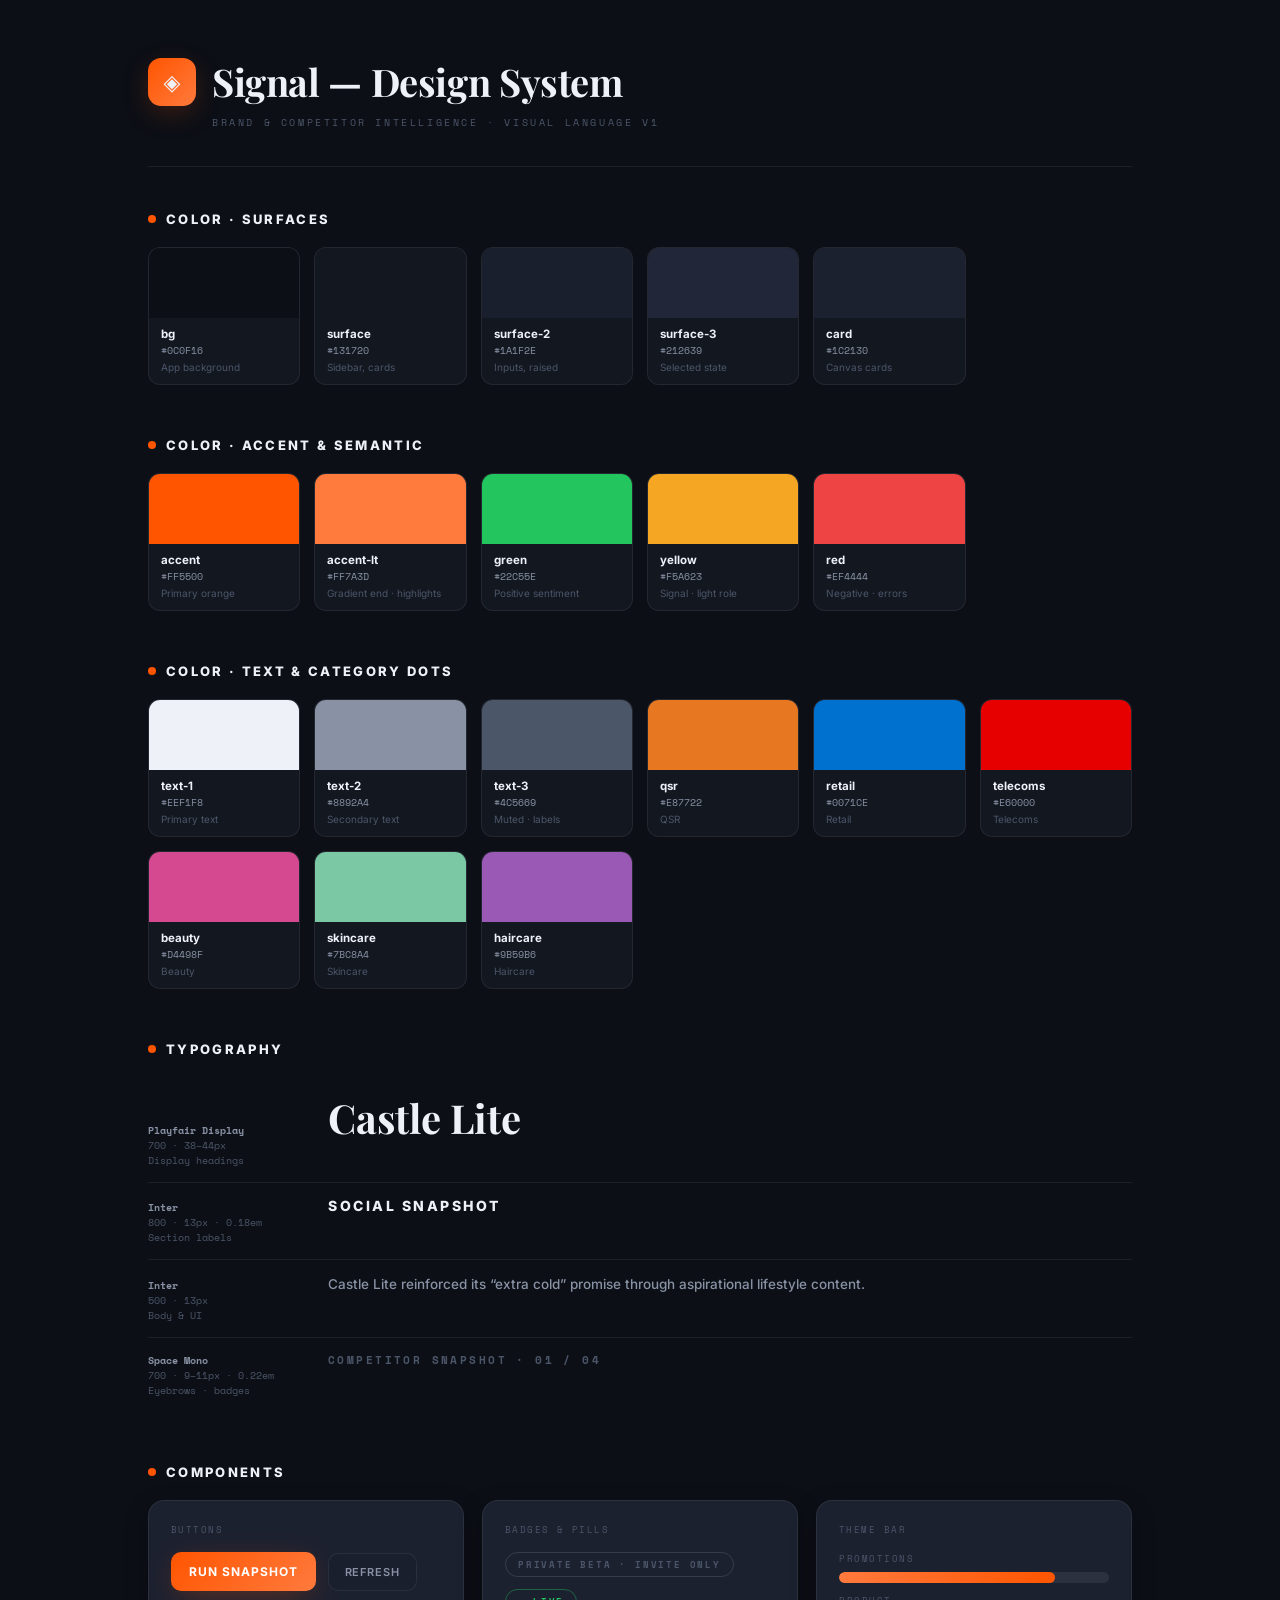
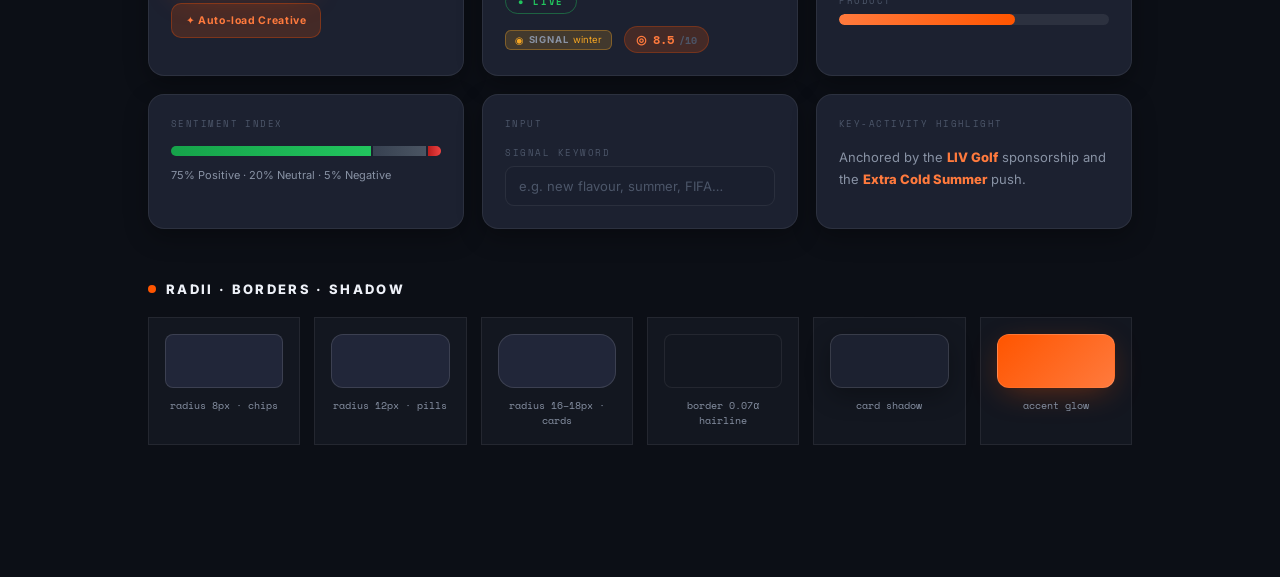
<file: signal-styleguide.html>
<!DOCTYPE html>
<html lang="en">
<head>
<meta charset="UTF-8" />
<meta name="viewport" content="width=device-width, initial-scale=1.0" />
<title>Signal — Design System</title>
<link rel="preconnect" href="https://fonts.googleapis.com" />
<link rel="preconnect" href="https://fonts.gstatic.com" crossorigin />
<link href="https://fonts.googleapis.com/css2?family=Playfair+Display:wght@600;700;800&family=Inter:wght@400;500;600;700;800;900&family=Space+Mono:wght@400;700&display=swap" rel="stylesheet" />
<style>
  :root {
    --bg:#0C0F16; --surface:#131720; --surface-2:#1A1F2E; --surface-3:#212639;
    --card:#1C2130; --border:rgba(255,255,255,0.07); --border-2:rgba(255,255,255,0.12);
    --accent:#FF5500; --accent-lt:#FF7A3D; --accent-dim:rgba(255,85,0,0.18);
    --green:#22C55E; --yellow:#F5A623; --red:#EF4444;
    --text-1:#EEF1F8; --text-2:#8892A4; --text-3:#4C5669;
    --serif:'Playfair Display',Georgia,serif; --sans:'Inter',system-ui,sans-serif; --mono:'Space Mono',ui-monospace,monospace;
    --sh-accent:0 8px 32px -8px rgba(255,85,0,0.4);
  }
  * { box-sizing:border-box; }
  body { margin:0; background:var(--bg); color:var(--text-1); font-family:var(--sans); -webkit-font-smoothing:antialiased; }
  .wrap { max-width:1080px; margin:0 auto; padding:56px 48px 80px; }

  /* header */
  .gs-head { display:flex; align-items:center; gap:16px; margin-bottom:8px; }
  .gs-mark { width:48px; height:48px; border-radius:13px; background:linear-gradient(135deg,var(--accent),var(--accent-lt)); display:flex; align-items:center; justify-content:center; font-size:22px; box-shadow:var(--sh-accent); }
  .gs-title { font-family:var(--serif); font-weight:700; font-size:38px; letter-spacing:-0.01em; }
  .gs-sub { font-family:var(--mono); font-size:10px; letter-spacing:0.26em; text-transform:uppercase; color:var(--text-3); margin:0 0 0 64px; }
  .gs-rule { height:1px; background:var(--border); margin:36px 0 44px; }

  /* section */
  .sec { margin-bottom:52px; }
  .sec-eyebrow { display:flex; align-items:center; gap:10px; margin-bottom:20px; }
  .sec-eyebrow .dot { width:8px; height:8px; border-radius:50%; background:var(--accent); }
  .sec-eyebrow .lbl { font-family:var(--sans); font-size:13px; font-weight:800; letter-spacing:0.18em; text-transform:uppercase; color:var(--text-1); }

  /* swatches */
  .swatch-grid { display:grid; grid-template-columns:repeat(auto-fill,minmax(150px,1fr)); gap:14px; }
  .swatch { border-radius:12px; border:1px solid var(--border); overflow:hidden; background:var(--surface); }
  .swatch .chip { height:70px; }
  .swatch .meta { padding:9px 12px 11px; }
  .swatch .name { font-size:11.5px; font-weight:700; color:var(--text-1); }
  .swatch .hex { font-family:var(--mono); font-size:10px; color:var(--text-2); margin-top:2px; text-transform:uppercase; }
  .swatch .role { font-size:10px; color:var(--text-3); margin-top:3px; }

  /* type scale */
  .type-row { display:flex; align-items:baseline; gap:20px; padding:14px 0; border-bottom:1px solid var(--border); }
  .type-row:last-child { border-bottom:none; }
  .type-spec { font-family:var(--mono); font-size:10px; color:var(--text-3); width:160px; flex-shrink:0; line-height:1.5; }
  .type-spec b { color:var(--text-2); font-weight:700; }

  /* component cards */
  .demo-grid { display:grid; grid-template-columns:repeat(auto-fit,minmax(300px,1fr)); gap:18px; }
  .demo { background:var(--card); border:1px solid var(--border); border-radius:16px; padding:22px; box-shadow:0 8px 24px rgba(0,0,0,0.3); }
  .demo-cap { font-family:var(--mono); font-size:9px; letter-spacing:0.16em; text-transform:uppercase; color:var(--text-3); margin-bottom:16px; }

  .btn-primary { padding:12px 18px; border:none; border-radius:10px; background:linear-gradient(135deg,var(--accent),var(--accent-lt)); color:#fff; font-family:var(--sans); font-size:12px; font-weight:700; letter-spacing:0.08em; text-transform:uppercase; box-shadow:var(--sh-accent); cursor:default; }
  .btn-ghost { padding:11px 16px; border:1px solid var(--border); border-radius:10px; background:var(--surface-2); color:var(--text-2); font-family:var(--sans); font-size:11px; font-weight:600; letter-spacing:0.08em; text-transform:uppercase; cursor:default; }
  .btn-accent-soft { padding:10px 14px; border:1px solid rgba(255,85,0,0.3); border-radius:10px; background:var(--accent-dim); color:var(--accent-lt); font-family:var(--sans); font-size:10.5px; font-weight:700; letter-spacing:0.06em; cursor:default; }

  .badge { display:inline-block; padding:5px 12px; border:1px solid var(--border-2); border-radius:20px; font-family:var(--mono); font-size:9px; font-weight:700; letter-spacing:0.2em; text-transform:uppercase; color:var(--text-3); }
  .badge-live { border-color:rgba(34,197,94,0.4); color:var(--green); }
  .badge-signal { display:inline-flex; align-items:center; gap:5px; background:var(--yellow-dim,rgba(245,166,35,0.18)); border:1px solid rgba(245,166,35,0.35); border-radius:6px; padding:3px 9px; }
  .badge-signal .d { color:var(--yellow); font-size:10px; }
  .badge-signal .t { font-size:9.5px; font-weight:700; letter-spacing:0.08em; text-transform:uppercase; color:var(--text-2); }
  .badge-signal .k { font-size:9.5px; color:var(--yellow); }
  .score { display:inline-flex; align-items:center; gap:5px; padding:4px 11px; border-radius:20px; background:var(--accent-dim); border:1px solid rgba(255,85,0,0.25); font-family:var(--mono); font-size:12px; font-weight:700; color:var(--accent-lt); }
  .score .dm { color:var(--text-3); font-size:9.5px; }

  .bar-track { height:11px; border-radius:999px; background:rgba(255,255,255,0.07); overflow:hidden; margin-bottom:11px; }
  .bar-fill { height:100%; border-radius:999px; background:linear-gradient(90deg,var(--accent-lt),var(--accent)); }
  .sent-bar { display:flex; height:10px; border-radius:999px; overflow:hidden; gap:2px; }
  .sent-bar i { display:block; }
  .sent-pos { background:linear-gradient(90deg,#16a34a,#22c55e); }
  .sent-neu { background:linear-gradient(90deg,#374151,#4b5563); }
  .sent-neg { background:linear-gradient(90deg,#b91c1c,#ef4444); }

  .inp { width:100%; padding:11px 13px; border-radius:9px; border:1px solid var(--border); background:var(--surface-2); color:var(--text-1); font-family:var(--sans); font-size:13px; }
  .inp::placeholder { color:var(--text-3); }
  .hi { color:var(--accent-lt); font-weight:800; }

  .row { display:flex; flex-wrap:wrap; gap:12px; align-items:center; }
  .label-demo { font-family:var(--mono); font-size:8.5px; letter-spacing:0.18em; text-transform:uppercase; color:var(--text-3); margin-bottom:7px; }

  /* radii + shadow */
  .tok-grid { display:grid; grid-template-columns:repeat(auto-fit,minmax(140px,1fr)); gap:14px; }
  .tok { background:var(--surface); border:1px solid var(--border); padding:16px; text-align:center; }
  .tok .box { height:54px; background:var(--surface-3); border:1px solid var(--border-2); margin-bottom:10px; }
  .tok .n { font-family:var(--mono); font-size:10px; color:var(--text-2); }
</style>
</head>
<body>
<div class="wrap">

  <div class="gs-head">
    <div class="gs-mark">◈</div>
    <div class="gs-title">Signal — Design System</div>
  </div>
  <div class="gs-sub">Brand &amp; Competitor Intelligence · Visual Language v1</div>
  <div class="gs-rule"></div>

  <!-- COLOR -->
  <div class="sec">
    <div class="sec-eyebrow"><span class="dot"></span><span class="lbl">Color · Surfaces</span></div>
    <div class="swatch-grid">
      <div class="swatch"><div class="chip" style="background:#0C0F16"></div><div class="meta"><div class="name">bg</div><div class="hex">#0C0F16</div><div class="role">App background</div></div></div>
      <div class="swatch"><div class="chip" style="background:#131720"></div><div class="meta"><div class="name">surface</div><div class="hex">#131720</div><div class="role">Sidebar, cards</div></div></div>
      <div class="swatch"><div class="chip" style="background:#1A1F2E"></div><div class="meta"><div class="name">surface-2</div><div class="hex">#1A1F2E</div><div class="role">Inputs, raised</div></div></div>
      <div class="swatch"><div class="chip" style="background:#212639"></div><div class="meta"><div class="name">surface-3</div><div class="hex">#212639</div><div class="role">Selected state</div></div></div>
      <div class="swatch"><div class="chip" style="background:#1C2130"></div><div class="meta"><div class="name">card</div><div class="hex">#1C2130</div><div class="role">Canvas cards</div></div></div>
    </div>
  </div>

  <div class="sec">
    <div class="sec-eyebrow"><span class="dot"></span><span class="lbl">Color · Accent &amp; Semantic</span></div>
    <div class="swatch-grid">
      <div class="swatch"><div class="chip" style="background:#FF5500"></div><div class="meta"><div class="name">accent</div><div class="hex">#FF5500</div><div class="role">Primary orange</div></div></div>
      <div class="swatch"><div class="chip" style="background:#FF7A3D"></div><div class="meta"><div class="name">accent-lt</div><div class="hex">#FF7A3D</div><div class="role">Gradient end · highlights</div></div></div>
      <div class="swatch"><div class="chip" style="background:#22C55E"></div><div class="meta"><div class="name">green</div><div class="hex">#22C55E</div><div class="role">Positive sentiment</div></div></div>
      <div class="swatch"><div class="chip" style="background:#F5A623"></div><div class="meta"><div class="name">yellow</div><div class="hex">#F5A623</div><div class="role">Signal · light role</div></div></div>
      <div class="swatch"><div class="chip" style="background:#EF4444"></div><div class="meta"><div class="name">red</div><div class="hex">#EF4444</div><div class="role">Negative · errors</div></div></div>
    </div>
  </div>

  <div class="sec">
    <div class="sec-eyebrow"><span class="dot"></span><span class="lbl">Color · Text &amp; Category dots</span></div>
    <div class="swatch-grid">
      <div class="swatch"><div class="chip" style="background:#EEF1F8"></div><div class="meta"><div class="name">text-1</div><div class="hex">#EEF1F8</div><div class="role">Primary text</div></div></div>
      <div class="swatch"><div class="chip" style="background:#8892A4"></div><div class="meta"><div class="name">text-2</div><div class="hex">#8892A4</div><div class="role">Secondary text</div></div></div>
      <div class="swatch"><div class="chip" style="background:#4C5669"></div><div class="meta"><div class="name">text-3</div><div class="hex">#4C5669</div><div class="role">Muted · labels</div></div></div>
      <div class="swatch"><div class="chip" style="background:#E87722"></div><div class="meta"><div class="name">qsr</div><div class="hex">#E87722</div><div class="role">QSR</div></div></div>
      <div class="swatch"><div class="chip" style="background:#0071CE"></div><div class="meta"><div class="name">retail</div><div class="hex">#0071CE</div><div class="role">Retail</div></div></div>
      <div class="swatch"><div class="chip" style="background:#E60000"></div><div class="meta"><div class="name">telecoms</div><div class="hex">#E60000</div><div class="role">Telecoms</div></div></div>
      <div class="swatch"><div class="chip" style="background:#D4498F"></div><div class="meta"><div class="name">beauty</div><div class="hex">#D4498F</div><div class="role">Beauty</div></div></div>
      <div class="swatch"><div class="chip" style="background:#7BC8A4"></div><div class="meta"><div class="name">skincare</div><div class="hex">#7BC8A4</div><div class="role">Skincare</div></div></div>
      <div class="swatch"><div class="chip" style="background:#9B59B6"></div><div class="meta"><div class="name">haircare</div><div class="hex">#9B59B6</div><div class="role">Haircare</div></div></div>
    </div>
  </div>

  <!-- TYPOGRAPHY -->
  <div class="sec">
    <div class="sec-eyebrow"><span class="dot"></span><span class="lbl">Typography</span></div>
    <div class="type-row">
      <div class="type-spec"><b>Playfair Display</b><br/>700 · 38–44px<br/>Display headings</div>
      <div style="font-family:var(--serif); font-weight:700; font-size:40px; color:var(--text-1);">Castle Lite</div>
    </div>
    <div class="type-row">
      <div class="type-spec"><b>Inter</b><br/>800 · 13px · 0.18em<br/>Section labels</div>
      <div style="font-family:var(--sans); font-weight:800; font-size:14px; letter-spacing:0.18em; text-transform:uppercase; color:var(--text-1);">Social Snapshot</div>
    </div>
    <div class="type-row">
      <div class="type-spec"><b>Inter</b><br/>500 · 13px<br/>Body &amp; UI</div>
      <div style="font-family:var(--sans); font-weight:500; font-size:13.5px; color:var(--text-2); line-height:1.6;">Castle Lite reinforced its “extra cold” promise through aspirational lifestyle content.</div>
    </div>
    <div class="type-row">
      <div class="type-spec"><b>Space Mono</b><br/>700 · 9–11px · 0.22em<br/>Eyebrows · badges</div>
      <div style="font-family:var(--mono); font-weight:700; font-size:11px; letter-spacing:0.22em; text-transform:uppercase; color:var(--text-3);">Competitor Snapshot · 01 / 04</div>
    </div>
  </div>

  <!-- COMPONENTS -->
  <div class="sec">
    <div class="sec-eyebrow"><span class="dot"></span><span class="lbl">Components</span></div>
    <div class="demo-grid">

      <div class="demo">
        <div class="demo-cap">Buttons</div>
        <div class="row">
          <button class="btn-primary">Run Snapshot</button>
          <button class="btn-ghost">Refresh</button>
          <button class="btn-accent-soft">✦ Auto-load Creative</button>
        </div>
      </div>

      <div class="demo">
        <div class="demo-cap">Badges &amp; pills</div>
        <div class="row">
          <span class="badge">Private Beta · Invite Only</span>
          <span class="badge badge-live">● Live</span>
        </div>
        <div class="row" style="margin-top:12px;">
          <span class="badge-signal"><span class="d">◉</span><span class="t">Signal</span><span class="k">winter</span></span>
          <span class="score">◎ 8.5<span class="dm">/10</span></span>
        </div>
      </div>

      <div class="demo">
        <div class="demo-cap">Theme bar</div>
        <div class="label-demo">Promotions</div>
        <div class="bar-track"><div class="bar-fill" style="width:80%"></div></div>
        <div class="label-demo">Product</div>
        <div class="bar-track"><div class="bar-fill" style="width:65%"></div></div>
      </div>

      <div class="demo">
        <div class="demo-cap">Sentiment index</div>
        <div class="sent-bar">
          <i class="sent-pos" style="width:75%"></i>
          <i class="sent-neu" style="width:20%"></i>
          <i class="sent-neg" style="width:5%"></i>
        </div>
        <div style="margin-top:12px; font-size:11px; color:var(--text-2);">75% Positive · 20% Neutral · 5% Negative</div>
      </div>

      <div class="demo">
        <div class="demo-cap">Input</div>
        <div class="label-demo">Signal Keyword</div>
        <input class="inp" placeholder="e.g. new flavour, summer, FIFA…" />
      </div>

      <div class="demo">
        <div class="demo-cap">Key-activity highlight</div>
        <div style="font-size:13px; line-height:1.7; color:var(--text-2);">Anchored by the <span class="hi">LIV Golf</span> sponsorship and the <span class="hi">Extra Cold Summer</span> push.</div>
      </div>

    </div>
  </div>

  <!-- TOKENS -->
  <div class="sec">
    <div class="sec-eyebrow"><span class="dot"></span><span class="lbl">Radii · Borders · Shadow</span></div>
    <div class="tok-grid">
      <div class="tok"><div class="box" style="border-radius:8px"></div><div class="n">radius 8px · chips</div></div>
      <div class="tok"><div class="box" style="border-radius:12px"></div><div class="n">radius 12px · pills</div></div>
      <div class="tok"><div class="box" style="border-radius:16px"></div><div class="n">radius 16–18px · cards</div></div>
      <div class="tok"><div class="box" style="border:1px solid rgba(255,255,255,0.07); border-radius:8px; background:var(--surface)"></div><div class="n">border 0.07α hairline</div></div>
      <div class="tok"><div class="box" style="border-radius:12px; box-shadow:0 8px 24px rgba(0,0,0,0.3); background:var(--card)"></div><div class="n">card shadow</div></div>
      <div class="tok"><div class="box" style="border-radius:12px; background:linear-gradient(135deg,#FF5500,#FF7A3D); box-shadow:0 8px 32px -8px rgba(255,85,0,0.4)"></div><div class="n">accent glow</div></div>
    </div>
  </div>

</div>
</body>
</html>
</file>
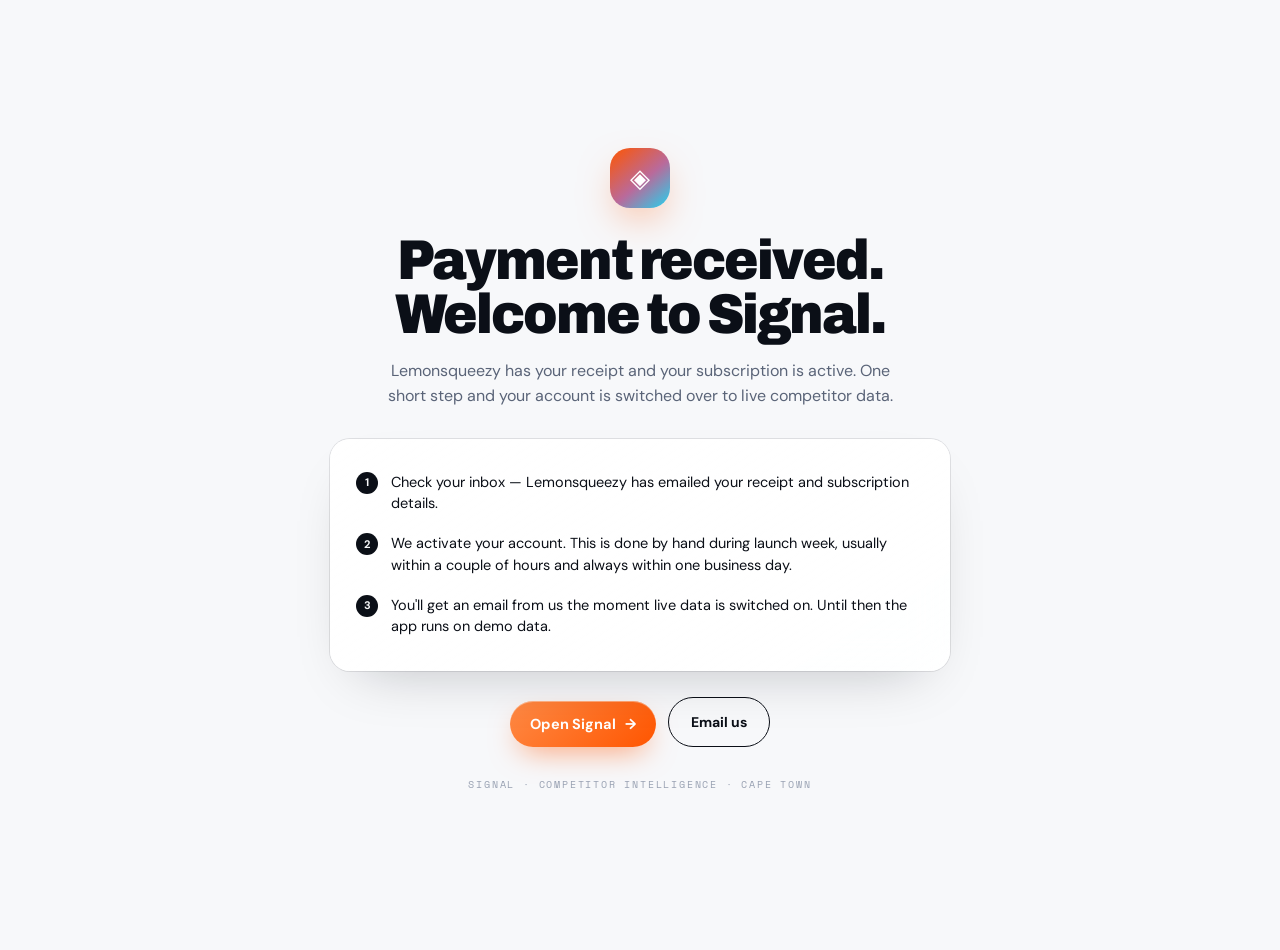
<file: success.html>
<!DOCTYPE html>
<html lang="en">
<head>
<meta charset="UTF-8" />
<meta name="viewport" content="width=device-width, initial-scale=1.0" />
<title>Signal — You're in</title>
<meta name="robots" content="noindex" />

<link rel="preconnect" href="https://fonts.googleapis.com" />
<link rel="preconnect" href="https://fonts.gstatic.com" crossorigin />
<link href="https://fonts.googleapis.com/css2?family=Archivo:wdth,wght@62..125,100..900&family=Playfair+Display:wght@600;700;800&family=DM+Sans:opsz,wght@9..40,400;9..40,500;9..40,600;9..40,700;9..40,800&family=Space+Mono:wght@400;700&display=swap" rel="stylesheet" />
<link rel="stylesheet" href="cs-liquid.css?v=20260728a" />
<link rel="stylesheet" href="cs-pricing.css?v=20260728a" />
<style>
  html, body { margin: 0; padding: 0; background: #05070C; }
  /* :root as well as body — html paints the canvas when it has its own
     background, so overriding body alone left a dark band below this page's
     short content in light mode. */
  :root[data-theme="light"], :root[data-theme="light"] body { background: #F7F8FA; }
  * { box-sizing: border-box; }
  .sx-wrap { max-width: 620px; margin: 0 auto; text-align: center; padding: clamp(60px,12vh,120px) 0; }
  .sx-mark {
    width: 60px; height: 60px; border-radius: 20px; margin: 0 auto 26px;
    display: grid; place-items: center; font-size: 26px; color: #fff;
    background: linear-gradient(140deg, var(--pr-human), #B96A9B 55%, var(--pr-machine));
    box-shadow: 0 16px 40px -12px rgba(255,85,0,.55);
  }
  .sx-title {
    font-family: 'Archivo', sans-serif; font-variation-settings: 'wdth' 92, 'wght' 900;
    font-size: clamp(32px,6vw,56px); letter-spacing: -.035em; line-height: .96; margin: 0 0 16px;
  }
  .sx-sub { color: var(--pr-dim); font-size: 16px; line-height: 1.6; margin: 0 auto 30px; max-width: 46ch; }
  .sx-card {
    text-align: left; border-radius: 20px; padding: 24px 26px; margin: 0 0 26px;
    backdrop-filter: blur(20px) saturate(150%); -webkit-backdrop-filter: blur(20px) saturate(150%);
    position: relative; isolation: isolate; overflow: hidden;
  }
  .sx-card > * { position: relative; z-index: 2; }
  .sx-card > .refract, .sx-card > .sheen { z-index: 0; }
  .sx-step { display: flex; gap: 13px; align-items: flex-start; padding: 9px 0; font-size: 14.5px; line-height: 1.5; }
  .sx-n {
    flex: none; width: 22px; height: 22px; border-radius: 50%;
    display: grid; place-items: center; font-size: 11px; font-weight: 700;
    background: var(--pr-ink); color: var(--pr-bg);
  }
  .sx-actions { display: flex; gap: 12px; justify-content: center; flex-wrap: wrap; }
  .sx-note {
    margin-top: 30px; font-family: 'Space Mono', monospace; font-size: 10px;
    letter-spacing: .18em; text-transform: uppercase; color: var(--pr-faint);
  }
</style>
</head>
<body>

<svg width="0" height="0" aria-hidden="true" focusable="false" style="position:absolute;pointer-events:none">
  <defs>
    <filter id="liquid-refract" x="-20%" y="-20%" width="140%" height="140%" color-interpolation-filters="sRGB">
      <feTurbulence type="fractalNoise" baseFrequency="0.011 0.016" numOctaves="2" seed="12" result="turb">
        <animate attributeName="baseFrequency" dur="24s" values="0.011 0.016;0.017 0.010;0.011 0.016" repeatCount="indefinite" />
      </feTurbulence>
      <feGaussianBlur in="turb" stdDeviation="3.2" result="soft" />
      <feDisplacementMap in="SourceGraphic" in2="soft" scale="9" xChannelSelector="R" yChannelSelector="G" />
    </filter>
  </defs>
</svg>

<script>
  (function () {
    try {
      var saved = localStorage.getItem('signal_theme');
      if (saved === 'light' || saved === 'dark') { document.documentElement.setAttribute('data-theme', saved); return; }
    } catch (e) {}
    if (window.matchMedia && window.matchMedia('(prefers-color-scheme: light)').matches) {
      document.documentElement.setAttribute('data-theme', 'light');
    }
  })();
</script>

<div class="pr-page">
  <div class="sx-wrap">
    <div class="sx-mark" aria-hidden="true">◈</div>
    <h1 class="sx-title">Payment received.<br />Welcome to Signal.</h1>
    <p class="sx-sub">
      Lemonsqueezy has your receipt and your subscription is active. One short step and
      your account is switched over to live competitor data.
    </p>

    <div class="sx-card liquid">
      <span class="refract"></span><span class="sheen"></span>
      <div class="sx-step"><span class="sx-n">1</span><span>Check your inbox — Lemonsqueezy has emailed your receipt and subscription details.</span></div>
      <div class="sx-step"><span class="sx-n">2</span><span>We activate your account. This is done by hand during launch week, usually within a couple of hours and always within one business day.</span></div>
      <div class="sx-step"><span class="sx-n">3</span><span>You'll get an email from us the moment live data is switched on. Until then the app runs on demo data.</span></div>
    </div>

    <div class="sx-actions">
      <a class="pr-buy pr-buy-hi" href="competitor-snapshot.html" style="text-decoration:none">
        Open Signal <span class="pr-arw" aria-hidden="true">→</span>
      </a>
      <a class="pr-demo-btn" href="mailto:hello@signal.build?subject=Signal%20subscription%20activation">
        Email us
      </a>
    </div>

    <p class="sx-note">Signal · Competitor Intelligence · Cape Town</p>
  </div>
</div>

<script>
  /* Mark this browser as having paid so the app stops nagging immediately.
     This is optimistic UX only — real access is granted server-side when the
     account is promoted, so setting it here cannot unlock anything on its own. */
  /* value must be the string "true" — getProStatus() in cs-data.jsx does an
     exact === "true" comparison, so "1" would silently never register */
  try { localStorage.setItem('signal_pro', 'true'); } catch (e) {}
</script>
</body>
</html>
</file>
<file: cs-liquid.css>
/* ============================================================
   SIGNAL — LIQUID / CONTACT LAYER
   ------------------------------------------------------------
   Loaded AFTER cs-styles.css and overrides it. Nothing in here
   touches the report, window, chart or export surfaces — those
   feed the PDF/PPTX engines and are deliberately left alone.

   Scope: the shell (sidebar, stage head, buttons, inputs,
   overlays) plus the idle stage as a hero moment.

   To roll the whole thing back, remove the one <link> in
   competitor-snapshot.html. No other file depends on this.
   ============================================================ */

:root {
  /* the machine side — the human side is the existing --accent */
  --machine:      #22D3EE;
  --machine-lt:   #8BEEFF;
  --machine-dim:  rgba(34,211,238,0.16);

  /* glass */
  --glass-hi:     rgba(255,255,255,0.28);
  --glass-edge:   rgba(255,255,255,0.08);
  --glass-tint:   rgba(255,255,255,0.028);

  /* display face — carries a width axis, which is what makes the
     thin/black headline split possible inside one family */
  --display: 'Archivo', var(--sans);

  --ease-out: cubic-bezier(.16,1,.3,1);
  --ease-io:  cubic-bezier(.65,0,.35,1);
}

/* ------------------------------------------------------------
   TYPE — display role only. Body/mono stay exactly as they were.
   ------------------------------------------------------------ */
.d-thin  { font-family: var(--display); font-variation-settings: 'wdth' 108, 'wght' 200; letter-spacing: -.02em; }
.d-black { font-family: var(--display); font-variation-settings: 'wdth' 92,  'wght' 900; letter-spacing: -.035em; }

/* the gradient that only ever means "contact" */
.contact-grad {
  background: linear-gradient(96deg, var(--accent-lt) 0%, var(--accent) 24%, #B96A9B 52%, var(--machine) 78%, var(--machine-lt) 100%);
  -webkit-background-clip: text; background-clip: text; color: transparent;
}

.sh-title {
  font-family: var(--display);
  font-variation-settings: 'wdth' 94, 'wght' 800;
  letter-spacing: -.035em;
}

/* ------------------------------------------------------------
   LIQUID GLASS
   Blur alone reads as plastic. Three ingredients: a refraction
   layer (real displacement where supported), a lit top edge,
   and a meniscus bead where the liquid pins to its rim.
   ------------------------------------------------------------ */
.sidebar {
  position: relative;
  background:
    linear-gradient(155deg, rgba(255,255,255,.055) 0%, rgba(255,255,255,.012) 46%, rgba(255,255,255,.038) 100%),
    rgba(14,18,28,.82);
  backdrop-filter: blur(24px) saturate(165%);
  -webkit-backdrop-filter: blur(24px) saturate(165%);
  border-right: 1px solid var(--glass-edge);
  box-shadow:
    inset -1px 0 0 rgba(255,255,255,.05),
    inset 0 1px 0 var(--glass-hi),
    18px 0 60px -30px rgba(0,0,0,.9);
}
/* the bright inner rim */
.sidebar::after {
  content:''; position: absolute; inset: 0; pointer-events: none;
  background: radial-gradient(90% 40% at 20% -4%, rgba(255,255,255,.09), transparent 60%);
}
.sidebar > * { position: relative; z-index: 1; }

.sb-footer {
  background: rgba(10,13,21,.55);
  backdrop-filter: blur(18px); -webkit-backdrop-filter: blur(18px);
  border-top: 1px solid var(--glass-edge);
}

/* ---- inputs pick up the same material ---- */
/* background-COLOR only — the shorthand would clear the inline SVG
   chevron that cs-styles.css sets via background-image on .sb-select */
.sb-input, .sb-select {
  background-color: rgba(255,255,255,.045);
  border: 1px solid var(--glass-edge);
  backdrop-filter: blur(12px); -webkit-backdrop-filter: blur(12px);
  box-shadow: inset 0 1px 0 rgba(255,255,255,.10);
  transition: border-color .3s, box-shadow .3s, background-color .3s;
}
.sb-input:focus, .sb-select:focus {
  background-color: rgba(255,255,255,.07);
  border-color: rgba(139,238,255,.45);
  box-shadow: inset 0 1px 0 rgba(255,255,255,.18), 0 0 0 3px var(--machine-dim);
  outline: none;
}

/* ---- the primary action, wet ---- */
.cta, .stage-msg .sm-btn {
  position: relative; overflow: hidden;
  box-shadow:
    inset 0 1px 0 rgba(255,255,255,.42),
    inset 0 -1px 0 rgba(0,0,0,.18),
    var(--sh-accent);
}
/* travelling specular sheen — the thing that reads as liquid */
.cta::after, .stage-msg .sm-btn::after {
  content:''; position: absolute; inset: -60% -30%; pointer-events: none;
  background: linear-gradient(72deg,
    transparent 32%, rgba(255,255,255,.10) 46%, rgba(255,255,255,.26) 50%,
    rgba(255,255,255,.08) 55%, transparent 68%);
  transform: translateX(-130%);
  animation: sg-sheen 7s var(--ease-io) infinite;
}
@keyframes sg-sheen { 0%,68% { transform: translateX(-130%); } 100% { transform: translateX(130%); } }
.cta:disabled::after, .sm-btn:disabled::after { display: none; }

/* ---- overlays float on the same material ---- */
.paywall-overlay, .meth-overlay {
  backdrop-filter: blur(18px) saturate(130%);
  -webkit-backdrop-filter: blur(18px) saturate(130%);
  background: rgba(5,7,12,.72);
}

/* ------------------------------------------------------------
   THE IDLE STAGE AS HERO
   The empty state is the first thing every session shows, so it
   carries the contact image rather than a glyph.
   ------------------------------------------------------------ */
.stage-msg.is-hero {
  position: relative;
  overflow: hidden;
  max-width: 860px;
  padding: 0 0 46px;
  border: 1px solid var(--glass-edge);
  border-radius: 26px;
  /* deliberately NOT backdrop-filtered: a filtered ancestor opens a
     stacking context and the clip's screen blend would be trapped
     inside it, leaving a black rectangle instead of floating hands */
  background:
    radial-gradient(120% 90% at 50% 34%, #0B1220 0%, var(--bg) 66%),
    var(--bg);
  box-shadow: inset 0 1px 0 var(--glass-hi), 0 34px 80px -30px rgba(0,0,0,.85);
}

/* Height is driven by the clip's own aspect, never fixed. A fixed
   height clipped the 16:9 frame top and bottom and put a hard
   horizontal edge across the card, defeating the feathered mask. */
.sm-stage {
  position: relative;
  display: grid; place-items: center;
  margin-bottom: -9%;
}

/* screen blend dissolves the clip's black ground into the card, so
   the hands float in the surface rather than sitting in a box */
/* sized for a tool, not a landing page — big enough to carry the
   idea, small enough that the copy and CTA stay above the fold */
.sm-hands {
  display: block;
  width: min(84%, 620px);
  margin-top: -2%;
  mix-blend-mode: screen;
  filter: contrast(1.5) brightness(.92) saturate(1.14);
  mask-image: radial-gradient(ellipse 66% 64% at 50% 48%, #000 32%, rgba(0,0,0,.5) 62%, transparent 84%);
  -webkit-mask-image: radial-gradient(ellipse 66% 64% at 50% 48%, #000 32%, rgba(0,0,0,.5) 62%, transparent 84%);
  pointer-events: none;
}

/* light pooling where the fingertips meet */
.sm-bloom {
  position: absolute; left: 46.5%; top: 45%;
  width: 34%; aspect-ratio: 1; transform: translate(-50%,-50%);
  pointer-events: none; mix-blend-mode: screen; filter: blur(26px);
  background: radial-gradient(circle, rgba(255,255,255,.15), rgba(139,238,255,.07) 40%, transparent 70%);
  animation: sm-bloom 5s var(--ease-io) infinite;
}
@keyframes sm-bloom {
  0%,100% { opacity:.35; transform: translate(-50%,-50%) scale(.92); }
  50%     { opacity:1;   transform: translate(-50%,-50%) scale(1.06); }
}

.stage-msg.is-hero .sm-copy { padding: 0 44px; }

.stage-msg.is-hero h2 {
  font-family: var(--display);
  font-size: clamp(26px, 3.4vw, 44px);
  line-height: .94;
  margin: 0 0 16px;
}
.stage-msg.is-hero h2 .l1 {
  display: block;
  font-variation-settings: 'wdth' 108, 'wght' 200;
  font-size: .5em; letter-spacing: -.02em; color: var(--text-2);
  margin-bottom: .16em;
}
.stage-msg.is-hero h2 .l2 {
  display: block;
  font-variation-settings: 'wdth' 92, 'wght' 900;
  letter-spacing: -.035em;
}
.stage-msg.is-hero p { max-width: 46ch; }
.stage-msg.is-hero .sm-meta { margin-top: 26px; }

/* reduced motion — resolve everything to its end state */
@media (prefers-reduced-motion: reduce) {
  .cta::after, .stage-msg .sm-btn::after,
  .sm-bloom { animation: none; }
  .sm-bloom { opacity: .6; transform: translate(-50%,-50%); }
}

@media (max-width: 720px) {
  .sm-stage { height: clamp(150px, 40vw, 210px); }
  .stage-msg.is-hero .sm-copy { padding: 0 22px; }
}
</file>
<file: cs-pricing.css>
/* ============================================================
   SIGNAL — PRICING PAGE
   ------------------------------------------------------------
   Loaded after cs-styles.css and cs-liquid.css. Reuses the
   liquid-glass material (.liquid / .refract / .sheen) so this
   page is the same system as the app, not a lookalike.

   THEME: the app is dark-only. This page carries its own light
   palette because a pricing page gets opened from search, in
   daylight, on someone else's laptop. It follows
   prefers-color-scheme and honours an explicit data-theme.
   Everything below is scoped to .pr-page so nothing here can
   reach the app or the export surfaces.
   ============================================================ */

.pr-page {
  /* dark is the default, matching the rest of Signal */
  --pr-bg:      #05070C;
  --pr-bg-2:    #0A0E17;
  --pr-ink:     #EDF1F7;
  --pr-dim:     #8A94A8;
  --pr-faint:   #4A5468;
  --pr-line:    rgba(255,255,255,0.09);
  --pr-glass:   rgba(255,255,255,0.03);
  --pr-glass-hi:rgba(255,255,255,0.28);
  --pr-human:   #FF5500;
  --pr-human-lt:#FF8A45;
  --pr-machine: #22D3EE;
  --pr-machine-lt:#8BEEFF;
  --pr-shadow:  0 30px 70px -28px rgba(0,0,0,.85);

  background: var(--pr-bg);
  color: var(--pr-ink);
  min-height: 100vh;
  font-family: 'DM Sans', 'Inter', system-ui, sans-serif;
  padding: clamp(18px, 4vw, 40px);
  transition: background .4s ease, color .4s ease;
}

/* light — used when the visitor prefers it, or toggles to it */
@media (prefers-color-scheme: light) {
  :root:not([data-theme="dark"]) .pr-page {
    --pr-bg:      #F7F8FA;
    --pr-bg-2:    #FFFFFF;
    --pr-ink:     #0B0F17;
    --pr-dim:     #5A6478;
    --pr-faint:   #98A1B2;
    --pr-line:    rgba(11,15,23,0.10);
    --pr-glass:   rgba(255,255,255,0.66);
    --pr-glass-hi:rgba(255,255,255,0.95);
    --pr-shadow:  0 24px 60px -30px rgba(11,15,23,.28);
  }
}
:root[data-theme="light"] .pr-page {
  --pr-bg:      #F7F8FA;
  --pr-bg-2:    #FFFFFF;
  --pr-ink:     #0B0F17;
  --pr-dim:     #5A6478;
  --pr-faint:   #98A1B2;
  --pr-line:    rgba(11,15,23,0.10);
  --pr-glass:   rgba(255,255,255,0.66);
  --pr-glass-hi:rgba(255,255,255,0.95);
  --pr-shadow:  0 24px 60px -30px rgba(11,15,23,.28);
}

/* the shared glass material, re-tuned per theme */
.pr-page .liquid {
  background:
    linear-gradient(148deg, rgba(255,255,255,.07) 0%, rgba(255,255,255,.015) 44%, rgba(255,255,255,.05) 100%),
    var(--pr-glass);
  box-shadow:
    inset 0 1px 0 var(--pr-glass-hi),
    0 0 0 1px var(--pr-line),
    var(--pr-shadow);
}
/* in light the glass is a bright frost rather than a dark pane */
@media (prefers-color-scheme: light) {
  :root:not([data-theme="dark"]) .pr-page .liquid {
    background: linear-gradient(148deg, rgba(255,255,255,.92), rgba(255,255,255,.64)), var(--pr-glass);
  }
}
:root[data-theme="light"] .pr-page .liquid {
  background: linear-gradient(148deg, rgba(255,255,255,.92), rgba(255,255,255,.64)), var(--pr-glass);
}

.pr-mono {
  font-family: 'Space Mono', ui-monospace, monospace;
  text-transform: uppercase; letter-spacing: .22em; font-size: 10px;
  color: var(--pr-faint);
}

/* ---- top bar ---- */
.pr-top {
  max-width: 1120px; margin: 0 auto clamp(28px,6vh,64px);
  display: flex; align-items: center; justify-content: space-between;
}
.pr-brand { display: inline-flex; align-items: center; gap: 10px; text-decoration: none; }
.pr-mark {
  display: grid; place-items: center; width: 26px; height: 34px; border-radius: 11px;
  background: linear-gradient(158deg, var(--pr-human-lt), var(--pr-human));
  color: #fff; font-size: 13px; box-shadow: 0 6px 18px -5px rgba(255,85,0,.6);
}
.pr-word { font-family: 'Playfair Display', Georgia, serif; font-weight: 700; font-size: 22px; color: var(--pr-ink); }

.pr-theme {
  width: 38px; height: 38px; border-radius: 999px; cursor: pointer;
  border: 1px solid var(--pr-line); background: var(--pr-glass); color: var(--pr-ink);
  font-size: 15px; display: grid; place-items: center;
  backdrop-filter: blur(14px); -webkit-backdrop-filter: blur(14px);
  transition: transform .3s cubic-bezier(.16,1,.3,1), border-color .3s;
}
.pr-theme:hover { transform: translateY(-2px); border-color: var(--pr-ink); }
.pr-theme:focus-visible { outline: 2px solid var(--pr-machine); outline-offset: 3px; }

/* ---- hero ---- */
.pr-hero { max-width: 780px; margin: 0 auto clamp(30px,6vh,56px); text-align: center; }
.pr-title {
  font-family: 'Archivo', 'DM Sans', sans-serif;
  font-size: clamp(32px, 6vw, 66px); line-height: .95; margin: 0 0 18px;
}
.pr-title .l1 {
  display: block; font-variation-settings: 'wdth' 108, 'wght' 200;
  font-size: .5em; letter-spacing: -.02em; color: var(--pr-dim); margin-bottom: .14em;
}
.pr-title .l2 { display: block; font-variation-settings: 'wdth' 92, 'wght' 900; letter-spacing: -.035em; }
.contact-grad {
  font-style: normal;
  background: linear-gradient(96deg, var(--pr-human-lt) 0%, var(--pr-human) 24%, #B96A9B 52%, var(--pr-machine) 78%, var(--pr-machine-lt) 100%);
  -webkit-background-clip: text; background-clip: text; color: transparent;
}
.pr-sub { max-width: 52ch; margin: 0 auto 30px; color: var(--pr-dim); font-size: 15.5px; line-height: 1.62; }

/* ---- billing cycle switch ---- */
.pr-cycle {
  display: inline-flex; gap: 4px; padding: 5px; border-radius: 999px;
  background: var(--pr-glass); border: 1px solid var(--pr-line);
  backdrop-filter: blur(16px); -webkit-backdrop-filter: blur(16px);
}
.pr-cycle-opt {
  display: inline-flex; align-items: center; gap: 8px;
  padding: 10px 20px; border-radius: 999px; border: 0; cursor: pointer;
  background: transparent; color: var(--pr-dim);
  font: inherit; font-size: 13.5px; font-weight: 600;
  transition: background .3s, color .3s;
}
.pr-cycle-opt.on { background: var(--pr-ink); color: var(--pr-bg); }
.pr-cycle-opt:focus-visible { outline: 2px solid var(--pr-machine); outline-offset: 2px; }
.pr-save {
  font-family: 'Space Mono', monospace; font-size: 9px; letter-spacing: .1em;
  padding: 3px 7px; border-radius: 999px;
  background: linear-gradient(120deg, var(--pr-human), var(--pr-machine)); color: #fff;
}

/* ---- plan grid ---- */
.pr-grid {
  max-width: 1000px; margin: 0 auto clamp(24px,5vh,44px);
  display: grid; grid-template-columns: repeat(2, 1fr); gap: clamp(16px,2.4vw,26px);
  align-items: start;
}
@media (max-width: 780px) { .pr-grid { grid-template-columns: 1fr; } }

.pr-card {
  position: relative; isolation: isolate; overflow: hidden;
  border-radius: 24px; padding: clamp(24px,3vw,34px);
  display: flex; flex-direction: column; gap: 14px;
  backdrop-filter: blur(24px) saturate(160%); -webkit-backdrop-filter: blur(24px) saturate(160%);
}
.pr-card > * { position: relative; z-index: 2; }
.pr-card > .refract, .pr-card > .sheen { z-index: 0; }
/* the featured tier earns the accent edge — one loud element, not two */
.pr-card-hi { box-shadow: inset 0 1px 0 var(--pr-glass-hi), 0 0 0 1px rgba(255,85,0,.5), var(--pr-shadow); }
.pr-badge {
  align-self: flex-start;
  font-family: 'Space Mono', monospace; font-size: 9px; letter-spacing: .2em;
  padding: 5px 11px; border-radius: 999px; color: #fff;
  background: linear-gradient(120deg, var(--pr-human), #B96A9B);
}
/* Reserves the badge row's height on the unbadged card. visibility keeps the
   box in flow, which is the whole point — display:none would not. */
.pr-badge-ghost { visibility: hidden; }
/* Once the cards stack there is nothing left to line up, so the reserved row
   is just 37px of dead space at the top of the first card. Matches the
   single-column breakpoint below. */
@media (max-width: 780px) { .pr-badge-ghost { display: none; } }
.pr-name {
  font-family: 'Archivo', sans-serif; font-variation-settings: 'wdth' 94, 'wght' 800;
  font-size: clamp(24px,2.6vw,32px); letter-spacing: -.03em; margin: 0; line-height: 1;
}
.pr-tagline { margin: 0; color: var(--pr-dim); font-size: 14px; line-height: 1.5; }

.pr-price { margin: 6px 0 4px; }
.pr-usd { display: flex; align-items: baseline; gap: 6px; }
.pr-amt {
  font-family: 'Archivo', sans-serif; font-variation-settings: 'wdth' 88, 'wght' 900;
  font-size: clamp(38px,4.6vw,54px); letter-spacing: -.045em; line-height: 1;
}
.pr-per { color: var(--pr-dim); font-size: 15px; font-weight: 500; }
/* ZAR is what actually gets charged — it is not a footnote */
.pr-zar { margin-top: 7px; font-size: 14.5px; font-weight: 600; color: var(--pr-ink); }
.pr-zar-note {
  font-family: 'Space Mono', monospace; font-size: 9px; letter-spacing: .16em;
  text-transform: uppercase; color: var(--pr-faint); margin-left: 6px;
}
.pr-equiv { margin-top: 4px; font-size: 12.5px; color: var(--pr-dim); }

.pr-buy {
  margin-top: 4px; padding: 14px 20px; border: 0; border-radius: 999px; cursor: pointer;
  font: inherit; font-size: 14.5px; font-weight: 700;
  display: inline-flex; align-items: center; justify-content: center; gap: 9px;
  background: var(--pr-ink); color: var(--pr-bg);
  transition: transform .35s cubic-bezier(.16,1,.3,1), box-shadow .35s, filter .2s;
}
.pr-buy-hi {
  background: linear-gradient(134deg, var(--pr-human-lt), var(--pr-human)); color: #fff;
  box-shadow: 0 12px 30px -10px rgba(255,85,0,.6), inset 0 1px 0 rgba(255,255,255,.38);
}
.pr-buy:hover:not(:disabled) { transform: translateY(-2px); }
.pr-buy:disabled { opacity: .55; cursor: wait; transform: none; }
.pr-buy:focus-visible { outline: 2px solid var(--pr-machine); outline-offset: 3px; }
.pr-arw { transition: transform .35s cubic-bezier(.16,1,.3,1); }
.pr-buy:hover .pr-arw, .pr-demo-btn:hover .pr-arw { transform: translateX(4px); }

.pr-feats { list-style: none; margin: 8px 0 0; padding: 0; display: grid; gap: 10px; }
.pr-feats li { display: flex; align-items: flex-start; gap: 10px; font-size: 14px; line-height: 1.45; }
.pr-feats li.off { color: var(--pr-faint); }
.pr-tick { flex: none; font-weight: 700; color: var(--pr-machine); }
.pr-tick-off { color: var(--pr-faint); }

/* ---- demo band — visually distinct from Subscribe by design ---- */
.pr-demo {
  position: relative; isolation: isolate; overflow: hidden;
  max-width: 1000px; margin: 0 auto clamp(34px,7vh,72px);
  border-radius: 22px; padding: clamp(20px,2.6vw,30px);
  display: flex; align-items: center; justify-content: space-between; gap: 22px;
  flex-wrap: wrap;
  backdrop-filter: blur(20px) saturate(150%); -webkit-backdrop-filter: blur(20px) saturate(150%);
}
.pr-demo > * { position: relative; z-index: 2; }
.pr-demo > .refract, .pr-demo > .sheen { z-index: 0; }
.pr-demo-h {
  font-family: 'Archivo', sans-serif; font-variation-settings: 'wdth' 96, 'wght' 700;
  font-size: clamp(17px,2vw,22px); margin: 0 0 6px; letter-spacing: -.02em;
}
.pr-demo-p { margin: 0; color: var(--pr-dim); font-size: 14px; max-width: 54ch; line-height: 1.55; }
/* deliberately a ghost button: the paid action is the filled one */
.pr-demo-btn {
  display: inline-flex; align-items: center; gap: 9px; white-space: nowrap;
  padding: 13px 22px; border-radius: 999px; text-decoration: none;
  font-size: 14px; font-weight: 700; color: var(--pr-ink);
  border: 1px solid var(--pr-ink); background: transparent;
  transition: transform .35s cubic-bezier(.16,1,.3,1), background .3s, color .3s;
}
.pr-demo-btn:hover { transform: translateY(-2px); background: var(--pr-ink); color: var(--pr-bg); }
.pr-demo-btn:focus-visible { outline: 2px solid var(--pr-machine); outline-offset: 3px; }

/* ---- comparison matrix ---- */
.pr-matrix-wrap { max-width: 1000px; margin: 0 auto; overflow-x: auto; }
.pr-matrix { width: 100%; border-collapse: collapse; min-width: 520px; }
.pr-matrix-cap {
  text-align: left; padding-bottom: 14px;
  font-family: 'Space Mono', monospace; font-size: 10px; letter-spacing: .22em;
  text-transform: uppercase; color: var(--pr-faint);
}
.pr-matrix th, .pr-matrix td { padding: 15px 14px; text-align: left; border-top: 1px solid var(--pr-line); }
.pr-matrix thead th { border-top: 0; vertical-align: bottom; }
.pr-matrix tbody th { font-weight: 500; font-size: 14px; color: var(--pr-dim); }
.pr-matrix td { font-size: 14px; font-weight: 600; }
.pr-m-name {
  display: block; font-family: 'Archivo', sans-serif;
  font-variation-settings: 'wdth' 94, 'wght' 800; font-size: 17px; letter-spacing: -.02em;
}
.pr-m-price { display: block; font-size: 13px; color: var(--pr-dim); margin-top: 3px; }
.pr-m-zar { display: block; font-family: 'Space Mono', monospace; font-size: 10px; color: var(--pr-faint); margin-top: 2px; }

.pr-err {
  max-width: 1000px; margin: 0 auto 22px; padding: 12px 16px; border-radius: 12px;
  background: rgba(239,68,68,.12); border: 1px solid rgba(239,68,68,.32);
  color: #fca5a5; font-size: 13.5px; text-align: center;
}
:root[data-theme="light"] .pr-err { color: #b91c1c; }

.pr-foot {
  max-width: 1000px; margin: clamp(40px,8vh,80px) auto 0;
  padding-top: 22px; border-top: 1px solid var(--pr-line);
  display: flex; align-items: center; justify-content: space-between; gap: 16px; flex-wrap: wrap;
}
.pr-foot p { margin: 0; font-size: 12.5px; color: var(--pr-faint); }

@media (max-width: 560px) {
  .pr-demo { flex-direction: column; align-items: stretch; }
  .pr-demo-btn { justify-content: center; }
  .pr-cycle { width: 100%; }
  .pr-cycle-opt { flex: 1; justify-content: center; }
}

@media (prefers-reduced-motion: reduce) {
  .pr-page *, .pr-page *::before, .pr-page *::after {
    animation-duration: .001ms !important; transition-duration: .001ms !important;
  }
}

/* ============================================================
   PAYWALL MODAL — additions for the two-tier structure.
   Scoped to the modal; the app is dark-only so these need no
   light variant.
   ============================================================ */
.pw-cycle {
  display: flex; gap: 4px; padding: 4px; margin: 0 0 14px;
  border-radius: 999px; background: rgba(255,255,255,.05);
  border: 1px solid rgba(255,255,255,.09);
}
.pw-cycle-opt {
  flex: 1; padding: 9px 14px; border: 0; border-radius: 999px; cursor: pointer;
  background: transparent; color: var(--text-2);
  font-family: var(--sans); font-size: 12.5px; font-weight: 600;
  display: inline-flex; align-items: center; justify-content: center; gap: 7px;
  transition: background .3s, color .3s;
}
.pw-cycle-opt.on { background: var(--text-1); color: var(--bg); }
.pw-cycle-opt:focus-visible { outline: 2px solid #22D3EE; outline-offset: 2px; }
.pw-save {
  font-family: var(--mono); font-size: 8.5px; letter-spacing: .1em;
  padding: 3px 6px; border-radius: 999px; color: #fff;
  background: linear-gradient(120deg, var(--accent), #22D3EE);
}
/* the charged amount, never smaller than the reference amount */
.pw-plan-zar {
  margin-top: 5px;
  font-family: var(--mono); font-size: 9.5px; letter-spacing: .08em;
  color: var(--text-2);
}
.pw-feats li.pw-off { color: var(--text-3); }
.pw-feats li.pw-off .pw-check.pw-mut { color: var(--text-3); }
</file>
